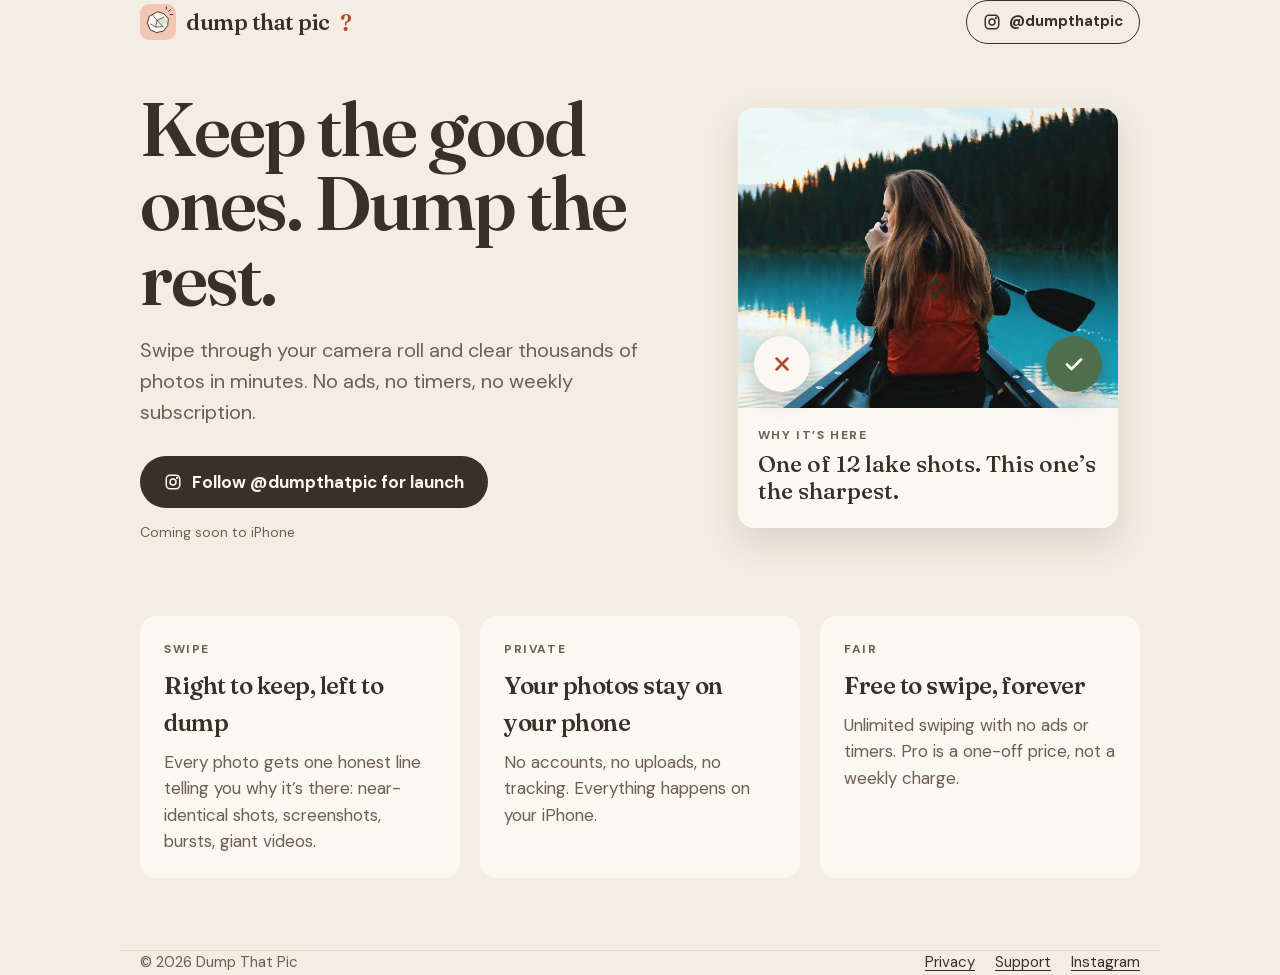
<file: index.html>
<!doctype html>
<html lang="en-GB">
<head>
<meta charset="utf-8">
<meta name="viewport" content="width=device-width, initial-scale=1">
<link rel="icon" href="/icon.svg" type="image/svg+xml">
<link rel="apple-touch-icon" href="/apple-touch-icon.png">
<link rel="stylesheet" href="/style.css?v=2">
<title>Dump That Pic — swipe your camera roll tidy</title>
<meta name="description" content="Keep the good ones. Dump the rest. Swipe through your iPhone camera roll in minutes. No ads, no timers, and your photos never leave your phone.">
<meta property="og:title" content="Dump That Pic">
<meta property="og:description" content="Keep the good ones. Dump the rest. Coming soon to iPhone.">
<meta property="og:image" content="https://dumpthatpic.com/apple-touch-icon.png">
</head>
<body>
<header class="wrap"><a class="brand" href="/"><img src="/icon.svg" alt="">dump that pic<span class="q">?</span></a><a class="ig" href="https://www.instagram.com/dumpthatpic/" aria-label="Instagram @dumpthatpic"><svg width="18" height="18" viewBox="0 0 24 24" fill="none" stroke="currentColor" stroke-width="2" stroke-linecap="round" aria-hidden="true"><rect x="3" y="3" width="18" height="18" rx="5"/><circle cx="12" cy="12" r="4"/><circle cx="17.5" cy="6.5" r="0.6" fill="currentColor"/></svg><span>@dumpthatpic</span></a></header>
<main class="wrap">
<section class="hero">
<div>
<h1>Keep the good ones. Dump the rest.</h1>
<p class="lede">Swipe through your camera roll and clear thousands of photos in minutes. No ads, no timers, no weekly subscription.</p>
<a class="pill" href="https://www.instagram.com/dumpthatpic/"><svg width="18" height="18" viewBox="0 0 24 24" fill="none" stroke="currentColor" stroke-width="2" stroke-linecap="round" aria-hidden="true"><rect x="3" y="3" width="18" height="18" rx="5"/><circle cx="12" cy="12" r="4"/><circle cx="17.5" cy="6.5" r="0.6" fill="currentColor"/></svg>Follow @dumpthatpic for launch</a>
<span class="soon">Coming soon to iPhone</span>
</div>
<div class="card">
<div class="photo">
<img src="/img/lake.jpg" alt="Someone paddling a canoe on a misty lake" width="720" height="900">
<span class="btn dump" aria-hidden="true"><svg width="22" height="22" viewBox="0 0 24 24" fill="none" stroke="#B5472F" stroke-width="2.8" stroke-linecap="round"><path d="M6 6l12 12M18 6L6 18"/></svg></span>
<span class="btn keep" aria-hidden="true"><svg width="24" height="24" viewBox="0 0 24 24" fill="none" stroke="#FBF7F1" stroke-width="2.8" stroke-linecap="round" stroke-linejoin="round"><path d="M5 12.5l4.5 4.5L19 7.5"/></svg></span>
</div>
<div class="why"><div class="label">Why it’s here</div><p>One of 12 lake shots. This one’s the sharpest.</p></div>
</div>
</section>
<section class="features">
<div class="feature"><div class="label">Swipe</div><h3>Right to keep, left to dump</h3><p>Every photo gets one honest line telling you why it’s there: near-identical shots, screenshots, bursts, giant videos.</p></div>
<div class="feature"><div class="label">Private</div><h3>Your photos stay on your phone</h3><p>No accounts, no uploads, no tracking. Everything happens on your iPhone.</p></div>
<div class="feature"><div class="label">Fair</div><h3>Free to swipe, forever</h3><p>Unlimited swiping with no ads or timers. Pro is a one-off price, not a weekly charge.</p></div>
</section>
</main>
<footer class="wrap"><span>© 2026 Dump That Pic</span><nav><a href="/privacy.html">Privacy</a><a href="/support.html">Support</a><a href="https://www.instagram.com/dumpthatpic/">Instagram</a></nav></footer>
</body>
</html>
</file>
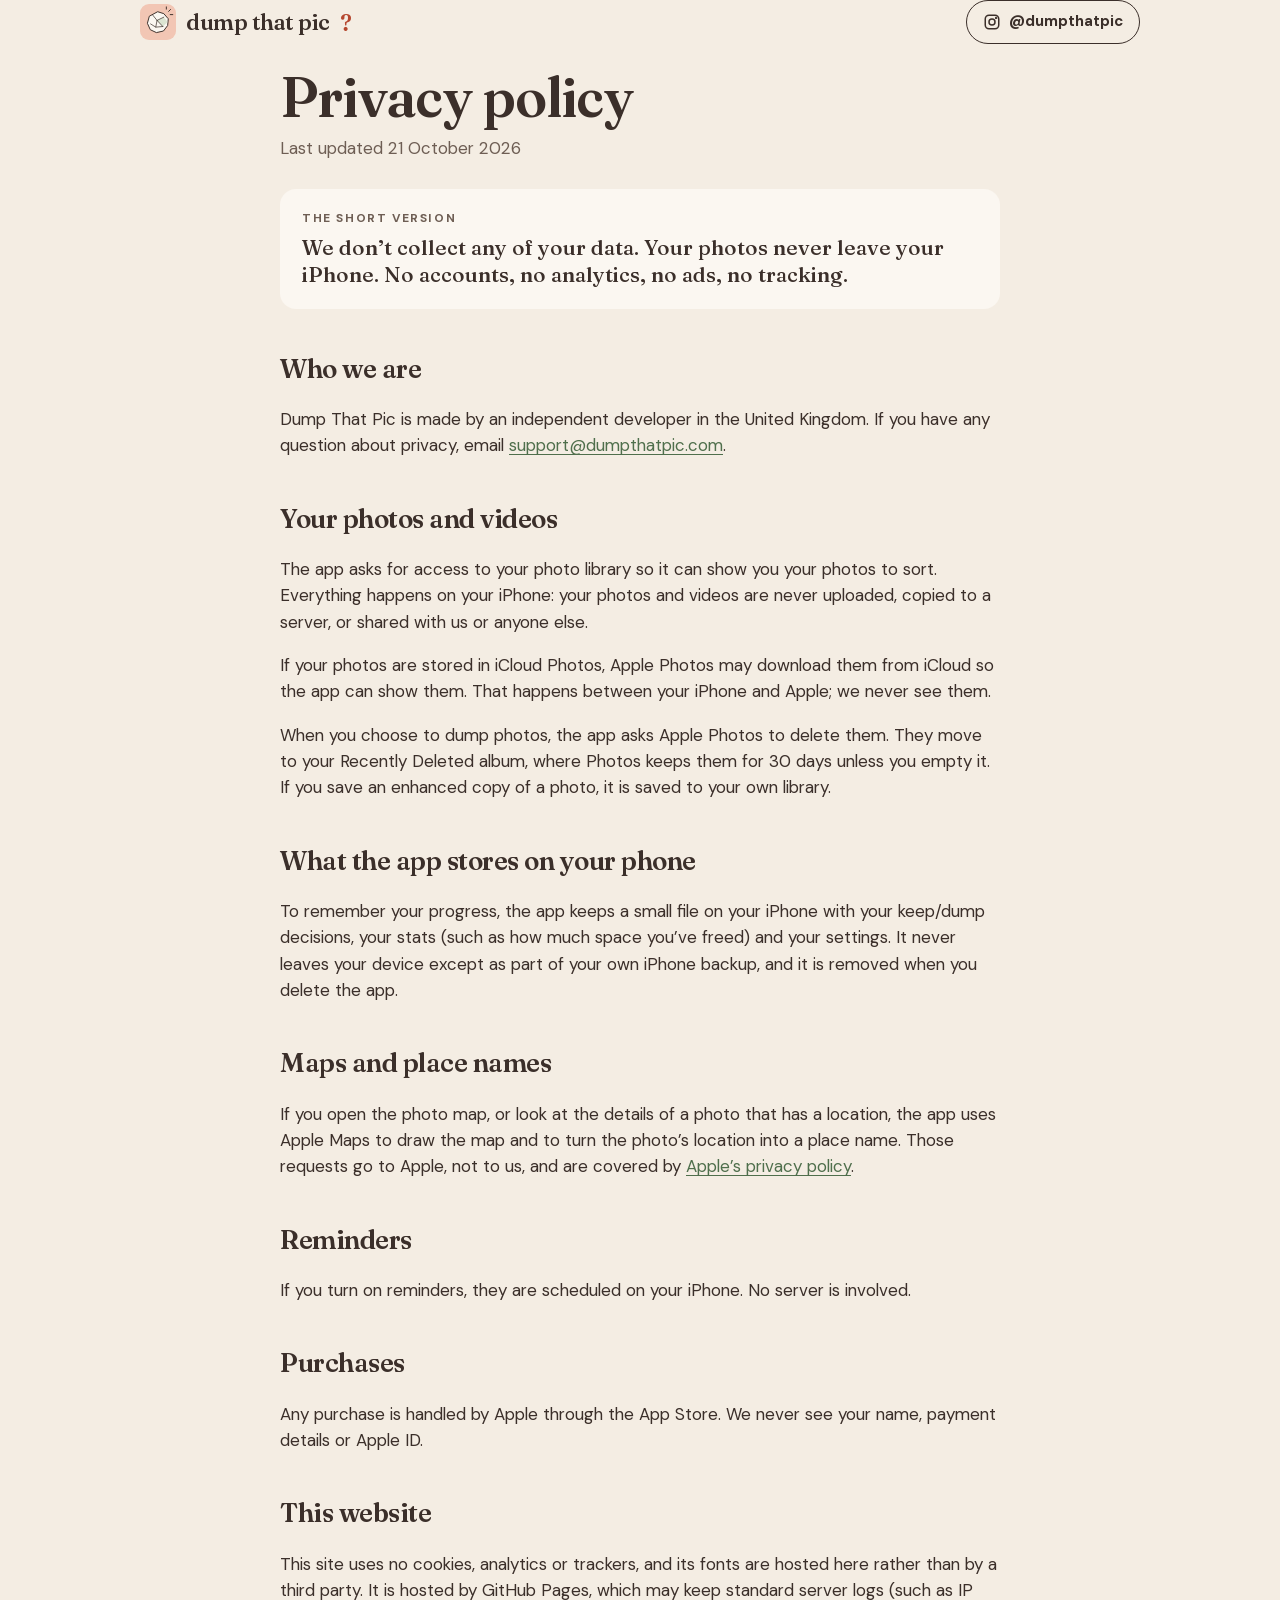
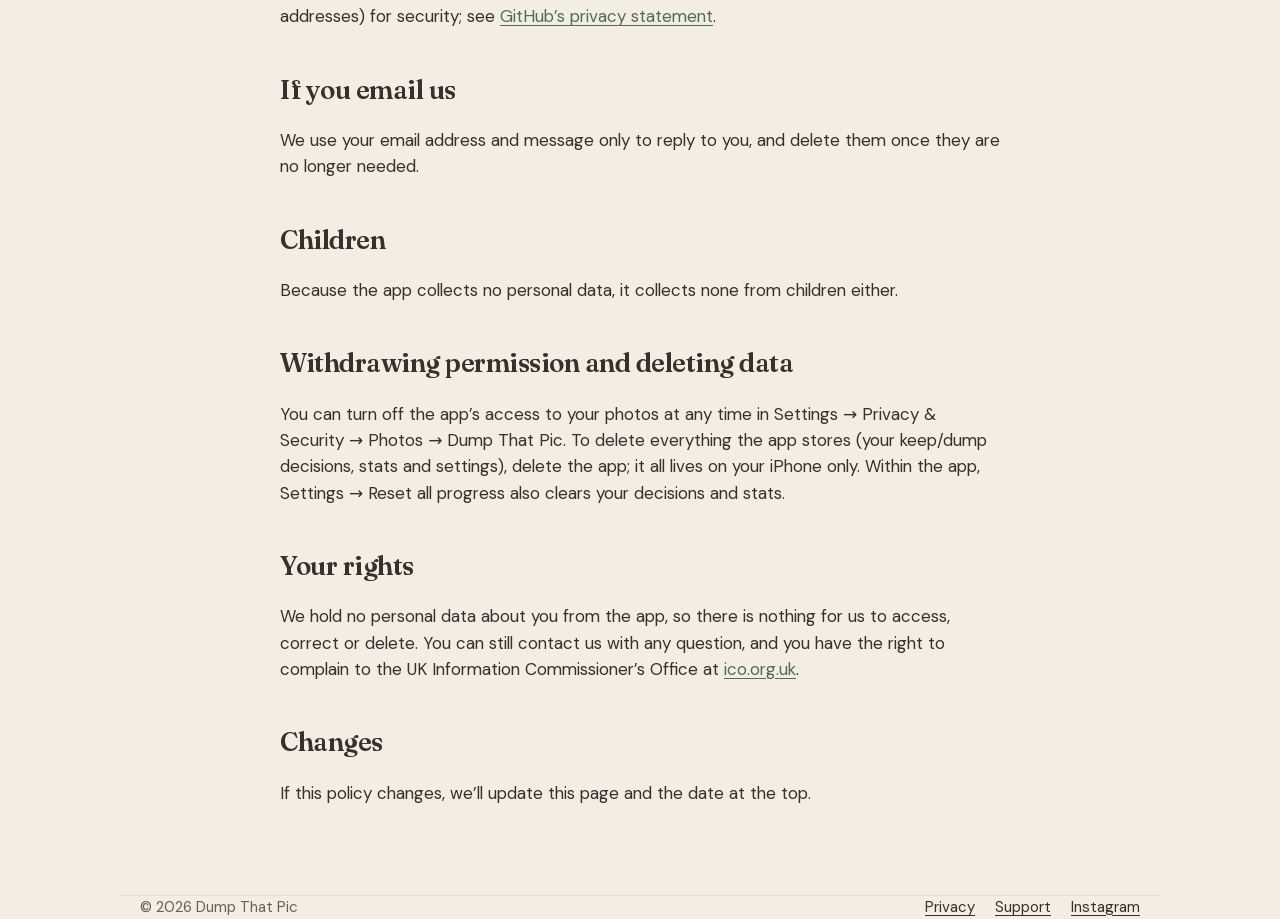
<file: privacy.html>
<!doctype html>
<html lang="en-GB">
<head>
<meta charset="utf-8">
<meta name="viewport" content="width=device-width, initial-scale=1">
<link rel="icon" href="/icon.svg" type="image/svg+xml">
<link rel="apple-touch-icon" href="/apple-touch-icon.png">
<link rel="stylesheet" href="/style.css?v=2">
<title>Privacy policy — Dump That Pic</title>
<meta name="description" content="Dump That Pic collects no personal data. Your photos never leave your iPhone.">
</head>
<body>
<header class="wrap"><a class="brand" href="/"><img src="/icon.svg" alt="">dump that pic<span class="q">?</span></a><a class="ig" href="https://www.instagram.com/dumpthatpic/" aria-label="Instagram @dumpthatpic"><svg width="18" height="18" viewBox="0 0 24 24" fill="none" stroke="currentColor" stroke-width="2" stroke-linecap="round" aria-hidden="true"><rect x="3" y="3" width="18" height="18" rx="5"/><circle cx="12" cy="12" r="4"/><circle cx="17.5" cy="6.5" r="0.6" fill="currentColor"/></svg><span>@dumpthatpic</span></a></header>
<main class="wrap doc">
<h1>Privacy policy</h1>
<p class="updated">Last updated 21 October 2026</p>
<div class="box"><div class="label">The short version</div><p>We don’t collect any of your data. Your photos never leave your iPhone. No accounts, no analytics, no ads, no tracking.</p></div>

<h2>Who we are</h2>
<p>Dump That Pic is made by an independent developer in the United Kingdom. If you have any question about privacy, email <a href="mailto:support@dumpthatpic.com">support@dumpthatpic.com</a>.</p>

<h2>Your photos and videos</h2>
<p>The app asks for access to your photo library so it can show you your photos to sort. Everything happens on your iPhone: your photos and videos are never uploaded, copied to a server, or shared with us or anyone else.</p>
<p>If your photos are stored in iCloud Photos, Apple Photos may download them from iCloud so the app can show them. That happens between your iPhone and Apple; we never see them.</p>
<p>When you choose to dump photos, the app asks Apple Photos to delete them. They move to your Recently Deleted album, where Photos keeps them for 30 days unless you empty it. If you save an enhanced copy of a photo, it is saved to your own library.</p>

<h2>What the app stores on your phone</h2>
<p>To remember your progress, the app keeps a small file on your iPhone with your keep/dump decisions, your stats (such as how much space you’ve freed) and your settings. It never leaves your device except as part of your own iPhone backup, and it is removed when you delete the app.</p>

<h2>Maps and place names</h2>
<p>If you open the photo map, or look at the details of a photo that has a location, the app uses Apple Maps to draw the map and to turn the photo’s location into a place name. Those requests go to Apple, not to us, and are covered by <a href="https://www.apple.com/legal/privacy/">Apple’s privacy policy</a>.</p>

<h2>Reminders</h2>
<p>If you turn on reminders, they are scheduled on your iPhone. No server is involved.</p>

<h2>Purchases</h2>
<p>Any purchase is handled by Apple through the App Store. We never see your name, payment details or Apple ID.</p>

<h2>This website</h2>
<p>This site uses no cookies, analytics or trackers, and its fonts are hosted here rather than by a third party. It is hosted by GitHub Pages, which may keep standard server logs (such as IP addresses) for security; see <a href="https://docs.github.com/en/site-policy/privacy-policies/github-general-privacy-statement">GitHub’s privacy statement</a>.</p>

<h2>If you email us</h2>
<p>We use your email address and message only to reply to you, and delete them once they are no longer needed.</p>

<h2>Children</h2>
<p>Because the app collects no personal data, it collects none from children either.</p>

<h2>Withdrawing permission and deleting data</h2>
<p>You can turn off the app’s access to your photos at any time in Settings → Privacy &amp; Security → Photos → Dump That Pic. To delete everything the app stores (your keep/dump decisions, stats and settings), delete the app; it all lives on your iPhone only. Within the app, Settings → Reset all progress also clears your decisions and stats.</p>

<h2>Your rights</h2>
<p>We hold no personal data about you from the app, so there is nothing for us to access, correct or delete. You can still contact us with any question, and you have the right to complain to the UK Information Commissioner’s Office at <a href="https://ico.org.uk/">ico.org.uk</a>.</p>

<h2>Changes</h2>
<p>If this policy changes, we’ll update this page and the date at the top.</p>
</main>
<footer class="wrap"><span>© 2026 Dump That Pic</span><nav><a href="/privacy.html">Privacy</a><a href="/support.html">Support</a><a href="https://www.instagram.com/dumpthatpic/">Instagram</a></nav></footer>
</body>
</html>
</file>
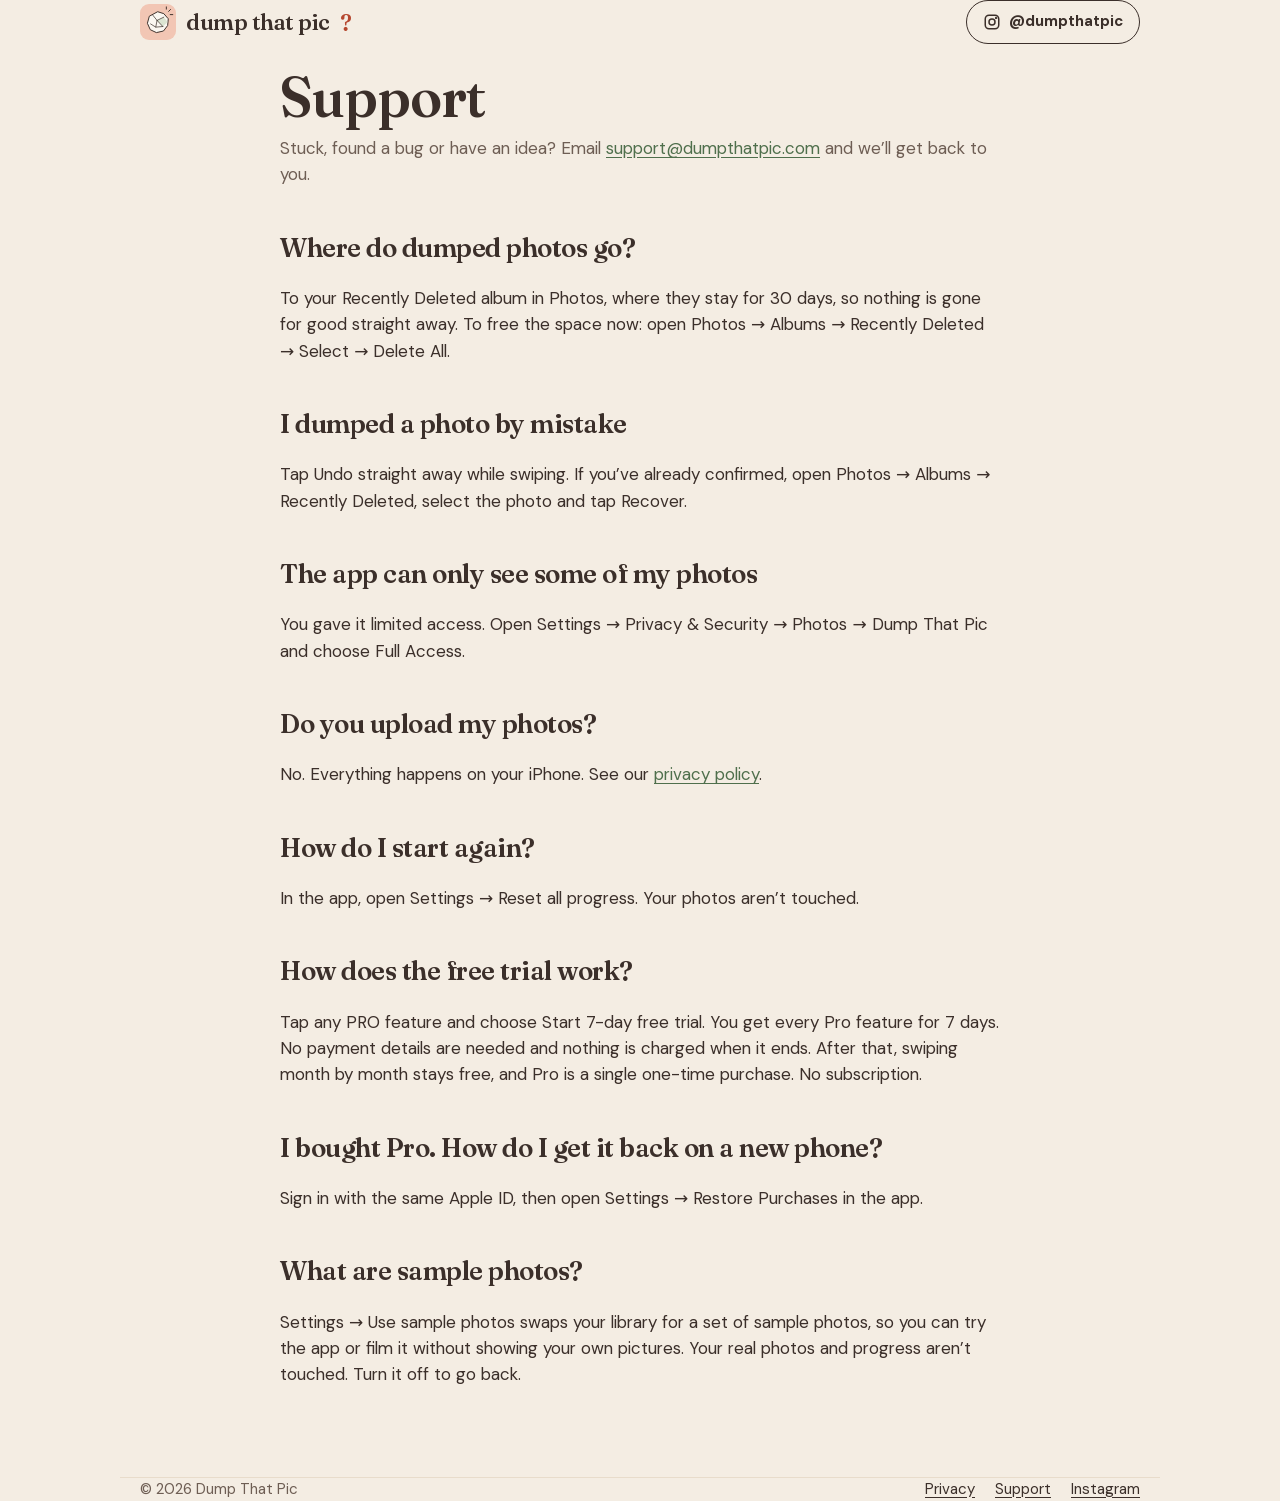
<file: support.html>
<!doctype html>
<html lang="en-GB">
<head>
<meta charset="utf-8">
<meta name="viewport" content="width=device-width, initial-scale=1">
<link rel="icon" href="/icon.svg" type="image/svg+xml">
<link rel="apple-touch-icon" href="/apple-touch-icon.png">
<link rel="stylesheet" href="/style.css?v=2">
<title>Support — Dump That Pic</title>
<meta name="description" content="Help with Dump That Pic, the swipe-to-tidy camera roll app for iPhone.">
</head>
<body>
<header class="wrap"><a class="brand" href="/"><img src="/icon.svg" alt="">dump that pic<span class="q">?</span></a><a class="ig" href="https://www.instagram.com/dumpthatpic/" aria-label="Instagram @dumpthatpic"><svg width="18" height="18" viewBox="0 0 24 24" fill="none" stroke="currentColor" stroke-width="2" stroke-linecap="round" aria-hidden="true"><rect x="3" y="3" width="18" height="18" rx="5"/><circle cx="12" cy="12" r="4"/><circle cx="17.5" cy="6.5" r="0.6" fill="currentColor"/></svg><span>@dumpthatpic</span></a></header>
<main class="wrap doc">
<h1>Support</h1>
<p class="updated">Stuck, found a bug or have an idea? Email <a href="mailto:support@dumpthatpic.com">support@dumpthatpic.com</a> and we’ll get back to you.</p>

<h2>Where do dumped photos go?</h2>
<p>To your Recently Deleted album in Photos, where they stay for 30 days, so nothing is gone for good straight away. To free the space now: open Photos → Albums → Recently Deleted → Select → Delete All.</p>

<h2>I dumped a photo by mistake</h2>
<p>Tap Undo straight away while swiping. If you’ve already confirmed, open Photos → Albums → Recently Deleted, select the photo and tap Recover.</p>

<h2>The app can only see some of my photos</h2>
<p>You gave it limited access. Open Settings → Privacy &amp; Security → Photos → Dump That Pic and choose Full Access.</p>

<h2>Do you upload my photos?</h2>
<p>No. Everything happens on your iPhone. See our <a href="/privacy.html">privacy policy</a>.</p>

<h2>How do I start again?</h2>
<p>In the app, open Settings → Reset all progress. Your photos aren’t touched.</p>

<h2>How does the free trial work?</h2>
<p>Tap any PRO feature and choose Start 7-day free trial. You get every Pro feature for 7 days. No payment details are needed and nothing is charged when it ends. After that, swiping month by month stays free, and Pro is a single one-time purchase. No subscription.</p>

<h2>I bought Pro. How do I get it back on a new phone?</h2>
<p>Sign in with the same Apple ID, then open Settings → Restore Purchases in the app.</p>

<h2>What are sample photos?</h2>
<p>Settings → Use sample photos swaps your library for a set of sample photos, so you can try the app or film it without showing your own pictures. Your real photos and progress aren’t touched. Turn it off to go back.</p>
</main>
<footer class="wrap"><span>© 2026 Dump That Pic</span><nav><a href="/privacy.html">Privacy</a><a href="/support.html">Support</a><a href="https://www.instagram.com/dumpthatpic/">Instagram</a></nav></footer>
</body>
</html>
</file>
<file: style.css>
@import url(/fonts/fonts.css?v=2);
:root{--oat:#F4EDE3;--latte:#E8DCCB;--cream:#FBF7F1;--cocoa:#3B2F2A;--muted:#6E5E54;--sage:#4F6F4C;--clay:#B5472F;--blush:#F2C6B4;color-scheme:light}
*{box-sizing:border-box}
body{margin:0;background:var(--oat);color:var(--cocoa);font:400 17px/1.55 'DM Sans',system-ui,sans-serif;-webkit-font-smoothing:antialiased}
a{color:var(--sage);text-underline-offset:3px}a:hover{color:var(--cocoa)}
.wrap{max-width:1040px;margin:0 auto;padding:0 20px}
header{display:flex;align-items:center;justify-content:space-between;padding:22px 0}
.brand{display:flex;align-items:center;gap:10px;text-decoration:none;color:var(--cocoa);font:600 22px/1 Fraunces,Georgia,serif;letter-spacing:-.5px}
.brand img{width:36px;height:36px;border-radius:9px}
.q{color:var(--clay)}
h1,h2,h3{font-family:Fraunces,Georgia,serif;letter-spacing:-.5px;margin:0}
.hero{display:grid;grid-template-columns:minmax(0,1.1fr) minmax(0,.9fr);gap:56px;align-items:center;padding:48px 0 72px}
.hero h1{font-weight:600;font-size:clamp(44px,7vw,76px);line-height:.98;letter-spacing:-2px}
.lede{font-size:20px;color:var(--muted);margin:20px 0 28px;max-width:30em}
.pill{display:inline-flex;align-items:center;gap:10px;height:52px;padding:0 24px;border-radius:999px;background:var(--cocoa);color:var(--cream);text-decoration:none;font-weight:700}
.pill:hover{color:var(--cream);opacity:.92}
.soon{display:block;margin-top:14px;font-size:14px;color:var(--muted)}
.card{position:relative;background:var(--cream);border-radius:16px;overflow:hidden;box-shadow:0 14px 36px rgba(59,47,42,.14);max-width:380px;justify-self:center;width:100%}
.card img{display:block;width:100%;height:300px;object-fit:cover}
.card .photo{position:relative}
.card .why{padding:18px 20px 22px}
.label{font-size:12px;font-weight:700;letter-spacing:1.6px;text-transform:uppercase;color:var(--muted)}
.card .why p{font:500 23px/1.2 Fraunces,Georgia,serif;margin:6px 0 0}
.btn{position:absolute;bottom:16px;width:56px;height:56px;border-radius:999px;display:flex;align-items:center;justify-content:center;box-shadow:0 8px 20px rgba(59,47,42,.28)}
.btn.dump{left:16px;background:var(--cream)}.btn.keep{right:16px;background:var(--sage)}
.features{display:grid;grid-template-columns:repeat(3,minmax(0,1fr));gap:20px;padding-bottom:72px}
.feature{background:var(--cream);border-radius:16px;padding:24px}
.feature h3{font-size:24px;font-weight:600;margin:8px 0 8px}
.feature p{margin:0;color:var(--muted)}
.doc{max-width:720px;padding:24px 0 72px}
.doc h1{font-size:clamp(38px,6vw,56px);font-weight:600;line-height:1.02;letter-spacing:-1px;margin-bottom:10px}
.doc h2{font-size:26px;font-weight:600;margin:40px 0 10px}
.doc .updated{color:var(--muted);margin:0 0 28px}
.box{background:var(--cream);border-radius:16px;padding:20px 22px;margin:24px 0}
.box p{font:500 21px/1.3 Fraunces,Georgia,serif;margin:6px 0 0}
footer{border-top:1px solid var(--latte);padding:28px 0 40px;display:flex;flex-wrap:wrap;gap:12px 24px;justify-content:space-between;color:var(--muted);font-size:15px}
footer nav{display:flex;gap:20px;flex-wrap:wrap}
footer a{color:var(--cocoa)}
@media (max-width:760px){.hero{grid-template-columns:1fr;gap:40px;padding:24px 0 56px}.features{grid-template-columns:1fr}}
.ig{display:inline-flex;align-items:center;gap:8px;height:44px;padding:0 16px;border:1.5px solid var(--cocoa);border-radius:999px;color:var(--cocoa);text-decoration:none;font-weight:700;font-size:15px;transition:background .15s,color .15s}
.ig:hover{background:var(--cocoa);color:var(--cream)}
@media (max-width:420px){.ig span{display:none}.ig{width:44px;padding:0;justify-content:center}}
</file>
